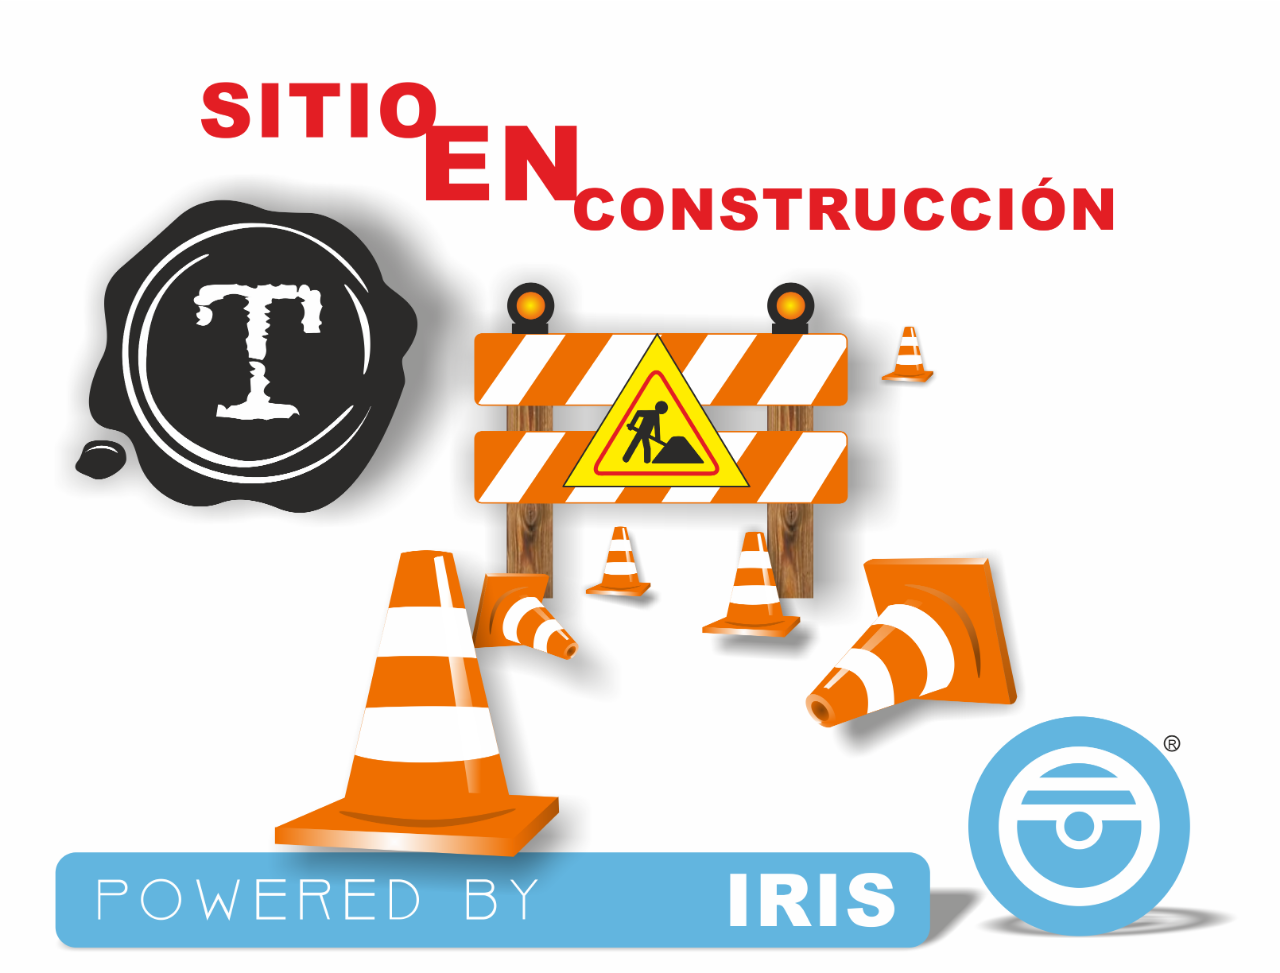
<file: Web/index.html>
<!doctype html>
<html lang="es">
	<head>
	<!-- Required meta tags -->
    <meta charset="utf-8">
    <meta name="viewport" content="width=device-width, initial-scale=1, shrink-to-fit=no">
	
	<!-- IMPORTS -->
	<!--CSS-->
	<link rel="stylesheet" href="https://stackpath.bootstrapcdn.com/bootstrap/4.3.1/css/bootstrap.min.css" integrity="sha384-ggOyR0iXCbMQv3Xipma34MD+dH/1fQ784/j6cY/iJTQUOhcWr7x9JvoRxT2MZw1T" crossorigin="anonymous">
	<!--JS-->
	<script src="https://code.jquery.com/jquery-3.3.1.slim.min.js" integrity="sha384-q8i/X+965DzO0rT7abK41JStQIAqVgRVzpbzo5smXKp4YfRvH+8abtTE1Pi6jizo" crossorigin="anonymous"></script>
	<script src="https://cdnjs.cloudflare.com/ajax/libs/popper.js/1.14.7/umd/popper.min.js" integrity="sha384-UO2eT0CpHqdSJQ6hJty5KVphtPhzWj9WO1clHTMGa3JDZwrnQq4sF86dIHNDz0W1" crossorigin="anonymous"></script>
	<script src="https://stackpath.bootstrapcdn.com/bootstrap/4.3.1/js/bootstrap.min.js" integrity="sha384-JjSmVgyd0p3pXB1rRibZUAYoIIy6OrQ6VrjIEaFf/nJGzIxFDsf4x0xIM+B07jRM" crossorigin="anonymous"></script>

	<!--FIN IMPORTS-->
	<link rel="icon" type="image/png" href="img/logoT.png" />
		<title>TEXTUAL CAFETERIA V0.0.0.0</title>
	</head>
	<body>
	
		<img src="img/building.png" style="width: 100%;  height: auto;">
	</body>
</html>
</file>
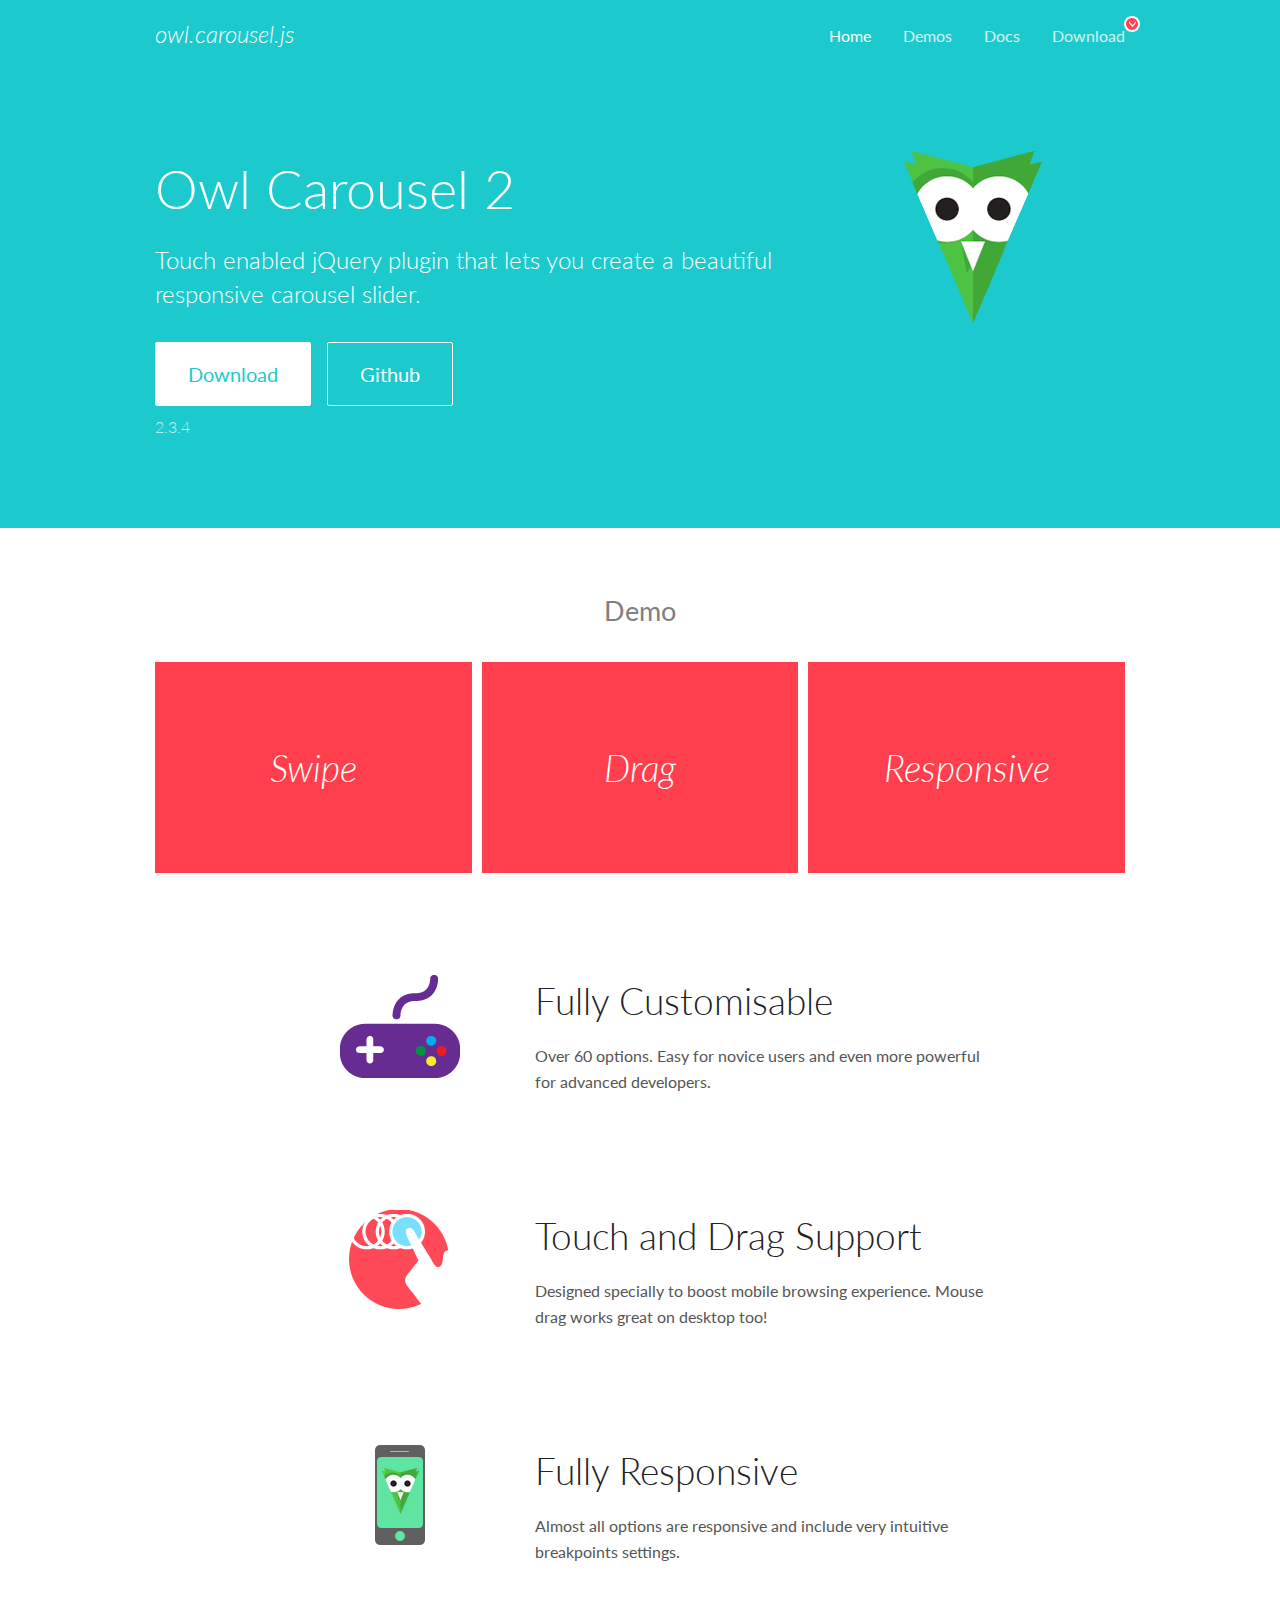
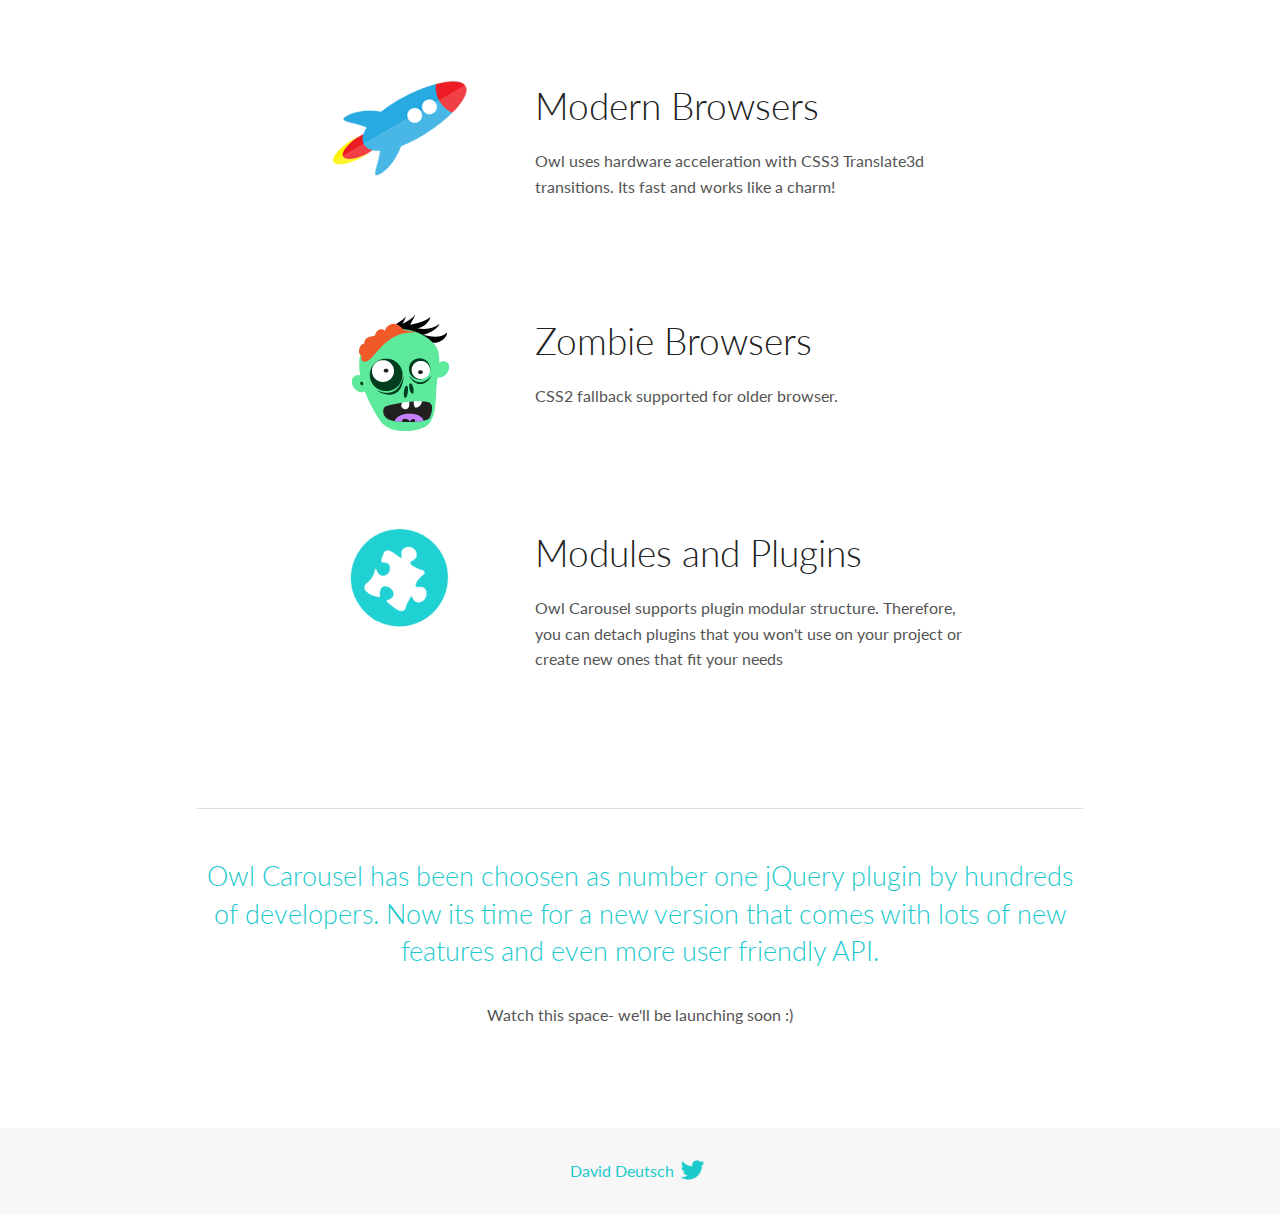
<file: Web/scripts/OwlCarousel2-2.3.4/docs/index.html>
<!DOCTYPE html>
<html lang="en">
  <head>

    <!-- head -->
    <meta charset="utf-8">
    <meta name="msapplication-tap-highlight" content="no" />
    <meta name="viewport" content="width=device-width, initial-scale=1.0" />
    <meta name="description" content="Touch enabled jQuery plugin that lets you create beautiful responsive carousel slider.">
    <meta name="author" content="David Deutsch">
    <title>
      Home | Owl Carousel | 2.3.4
    </title>

    <!-- Stylesheets -->
    <link href='https://fonts.googleapis.com/css?family=Lato:300,400,700,400italic,300italic' rel='stylesheet' type='text/css'>
    <link rel="stylesheet" href="assets/css/docs.theme.min.css">

    <!-- Owl Stylesheets -->
    <link rel="stylesheet" href="assets/owlcarousel/assets/owl.carousel.min.css">
    <link rel="stylesheet" href="assets/owlcarousel/assets/owl.theme.default.min.css">

    <!-- HTML5 shim and Respond.js IE8 support of HTML5 elements and media queries -->

    <!--[if lt IE 9]>
      <script src="https://oss.maxcdn.com/libs/html5shiv/3.7.0/html5shiv.js"></script>
      <script src="https://oss.maxcdn.com/libs/respond.js/1.3.0/respond.min.js"></script>
    <![endif]-->

    <!-- Favicons -->
    <link rel="apple-touch-icon-precomposed" sizes="144x144" href="assets/ico/apple-touch-icon-144-precomposed.png">
    <link rel="shortcut icon" href="assets/ico/favicon.png">
    <link rel="shortcut icon" href="favicon.ico">

    <!-- Yeah i know js should not be in header. Its required for demos.-->

    <!-- javascript -->
    <script src="assets/vendors/jquery.min.js"></script>
    <script src="assets/owlcarousel/owl.carousel.js"></script>
  </head>
  <body>

    <!-- header -->
    <header class="header">
      <div class="row">
        <div class="large-12 columns">
          <div class="brand left">
            <h3>
              <a href="/OwlCarousel2/">owl.carousel.js</a> 
            </h3>
          </div>
          <a id="toggle-nav" class="right">
            <span></span> <span></span> <span></span> 
          </a> 
          <div class="nav-bar">
            <ul class="clearfix">
              <li class="active">
                <a href="/OwlCarousel2/index.html">Home</a> 
              </li>
              <li> <a href="/OwlCarousel2/demos/demos.html">Demos</a>  </li>
              <li> <a href="/OwlCarousel2/docs/started-welcome.html">Docs</a>  </li>
              <li>
                <a href="https://github.com/OwlCarousel2/OwlCarousel2/archive/2.3.4.zip">Download</a> 
                <span class="download"></span> 
              </li>
            </ul>
          </div>
        </div>
      </div>
    </header>

    <!-- home panel -->
    <section id="hero">
      <div class="row">
        <div class="large-8 medium-8 columns">
          <h1>Owl Carousel 2</h1>
          <h4>Touch enabled jQuery plugin that lets you create a beautiful responsive carousel slider.</h4>
          <a href="https://github.com/OwlCarousel2/OwlCarousel2/archive/2.3.4.zip" class="hero-button">Download</a> 
          <a href="https://github.com/OwlCarousel2/OwlCarousel2" class="hero-button outline">Github</a> 
          <p>2.3.4</p>
        </div>
        <div class="large-4 medium-4 columns">
          <img class="owl-logo" src="assets/img/owl-logo.png" alt="mr. Owl">
        </div>
      </div>
    </section>

    <!-- body -->
    <div class="home-demo">
      <div class="row">
        <div class="large-12 columns">
          <h3>Demo</h3>
          <div class="owl-carousel">
            <div class="item">
              <h2>Swipe</h2>
            </div>
            <div class="item">
              <h2>Drag</h2>
            </div>
            <div class="item">
              <h2>Responsive</h2>
            </div>
            <div class="item">
              <h2>CSS3</h2>
            </div>
            <div class="item">
              <h2>Fast</h2>
            </div>
            <div class="item">
              <h2>Easy</h2>
            </div>
            <div class="item">
              <h2>Free</h2>
            </div>
            <div class="item">
              <h2>Upgradable</h2>
            </div>
            <div class="item">
              <h2>Tons of options</h2>
            </div>
            <div class="item">
              <h2>Infinity</h2>
            </div>
            <div class="item">
              <h2>Auto Width</h2>
            </div>
          </div>
        </div>
      </div>
    </div>
    <script>
      var owl = $('.owl-carousel');
      owl.owlCarousel({
        margin: 10,
        loop: true,
        responsive: {
          0: {
            items: 1
          },
          600: {
            items: 2
          },
          1000: {
            items: 3
          }
        }
      })
    </script>

    <!-- features -->
    <div id="features">
      <div class="row">
        <div class="small-12 medium-9 small-centered columns">
          <section class="row feature">
            <div class="medium-4 small-12 columns">
              <img src="assets/img/feature-options.png" alt="">
            </div>
            <div class="medium-8 small-12 columns">
              <h2>Fully Customisable</h2>
              <p>Over 60 options. Easy for novice users and even more powerful for advanced developers.</p>
            </div>
          </section>
          <section class="row feature">
            <div class="medium-4 small-12 columns">
              <img src="assets/img/feature-drag.png" alt="">
            </div>
            <div class="medium-8 small-12 columns">
              <h2>Touch and Drag Support</h2>
              <p>Designed specially to boost mobile browsing experience. Mouse drag works great on desktop too!</p>
            </div>
          </section>
          <section class="row feature">
            <div class="medium-4 small-12 columns">
              <img src="assets/img/feature-responsive.png" alt="">
            </div>
            <div class="medium-8 small-12 columns">
              <h2>Fully Responsive</h2>
              <p>Almost all options are responsive and include very intuitive breakpoints settings.</p>
            </div>
          </section>
          <section class="row feature">
            <div class="medium-4 small-12 columns">
              <img src="assets/img/feature-modern.png" alt="">
            </div>
            <div class="medium-8 small-12 columns">
              <h2>Modern Browsers</h2>
              <p>Owl uses hardware acceleration with CSS3 Translate3d transitions. Its fast and works like a charm! </p>
            </div>
          </section>
          <section class="row feature">
            <div class="medium-4 small-12 columns">
              <img src="assets/img/feature-zombie.png" alt="">
            </div>
            <div class="medium-8 small-12 columns">
              <h2>Zombie Browsers</h2>
              <p>CSS2 fallback supported for older browser.</p>
            </div>
          </section>
          <section class="row feature">
            <div class="medium-4 small-12 columns">
              <img src="assets/img/feature-module.png" alt="">
            </div>
            <div class="medium-8 small-12 columns">
              <h2>Modules and Plugins</h2>
              <p>Owl Carousel supports plugin modular structure. Therefore, you can detach plugins that you won&#x27;t use on your project or create new ones that fit your needs</p>
            </div>
          </section>
        </div>
      </div>
    </div>

    <!-- footer -->
    <section id="teaser-text">
      <div class="row">
        <div class="small-12 medium-11 small-centered columns">
          <hr>
          <h3 id="owl-carousel-has-been-choosen-as-number-one-jquery-plugin-by-hundreds-of-developers-now-its-time-for-a-new-version-that-comes-with-lots-of-new-features-and-even-more-user-friendly-api-">Owl Carousel has been choosen as number one jQuery plugin by hundreds of developers. Now its time for a new version that comes with lots of new features and even more user friendly API.</h3>
          <p>Watch this space- we&#39;ll be launching soon :)</p>
        </div>
      </div>
    </section>

    <!-- footer -->
    <footer class="footer">
      <div class="row">
        <div class="large-12 columns">
          <h5>
            <a href="/OwlCarousel2/docs/support-contact.html">David Deutsch</a> 
            <a id="custom-tweet-button" href="https://twitter.com/share?url=https://github.com/OwlCarousel2/OwlCarousel2&text=Owl Carousel - This is so awesome! " target="_blank"></a> 
          </h5>
        </div>
      </div>
    </footer>

    <!-- vendors -->
    <script src="assets/vendors/highlight.js"></script>
    <script src="assets/js/app.js"></script>
  </body>
</html>
</file>
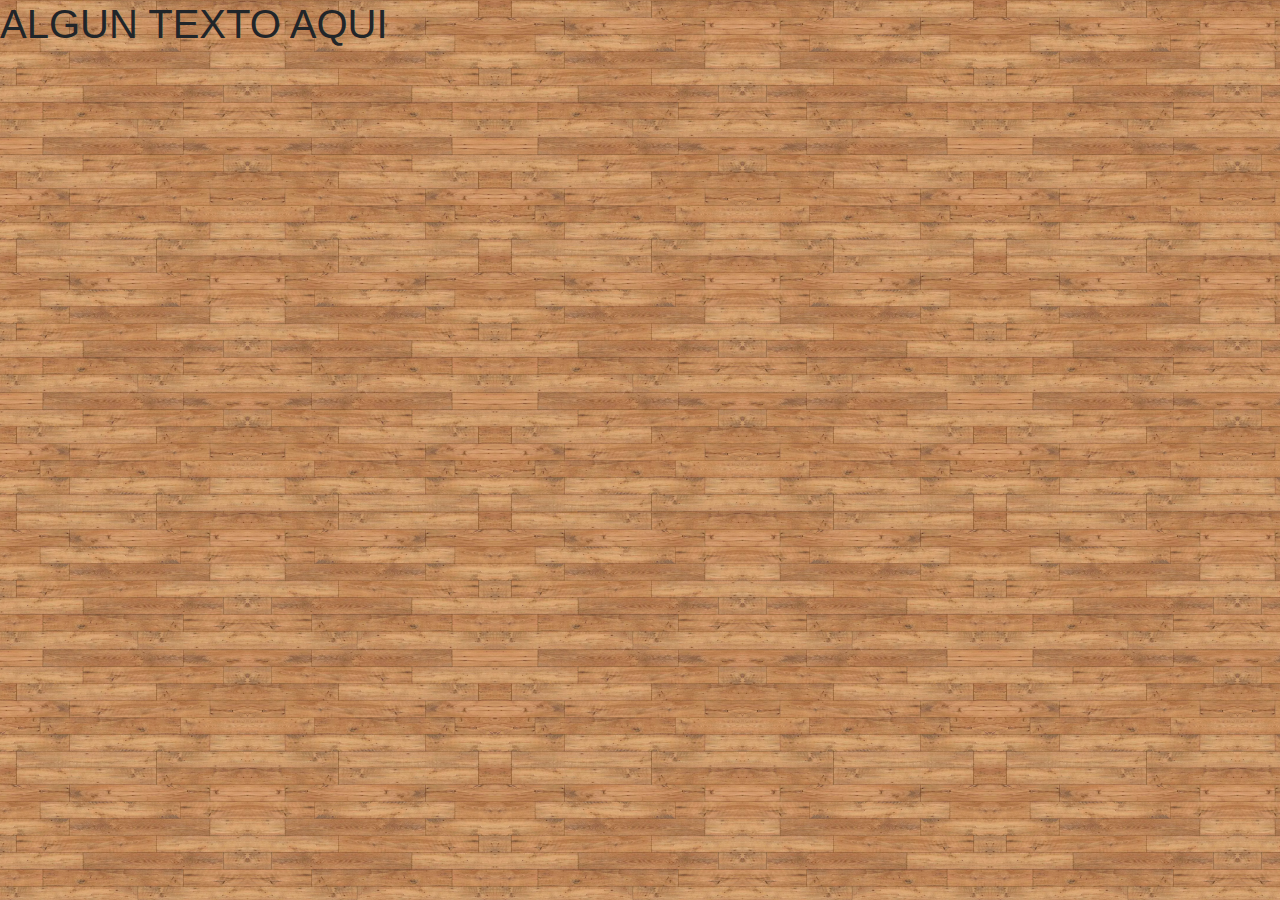
<file: Web/tiled.html>
<!doctype html>
<html lang="es">
	<head>
	<!-- Required meta tags -->
    <meta charset="utf-8">
    <meta name="viewport" content="width=device-width, initial-scale=1, shrink-to-fit=no">
	
	<!-- IMPORTS -->
	<!--CSS-->
	<link rel="stylesheet" href="https://stackpath.bootstrapcdn.com/bootstrap/4.3.1/css/bootstrap.min.css" integrity="sha384-ggOyR0iXCbMQv3Xipma34MD+dH/1fQ784/j6cY/iJTQUOhcWr7x9JvoRxT2MZw1T" crossorigin="anonymous">
	<!--JS-->
	<script src="https://code.jquery.com/jquery-3.3.1.slim.min.js" integrity="sha384-q8i/X+965DzO0rT7abK41JStQIAqVgRVzpbzo5smXKp4YfRvH+8abtTE1Pi6jizo" crossorigin="anonymous"></script>
	<script src="https://cdnjs.cloudflare.com/ajax/libs/popper.js/1.14.7/umd/popper.min.js" integrity="sha384-UO2eT0CpHqdSJQ6hJty5KVphtPhzWj9WO1clHTMGa3JDZwrnQq4sF86dIHNDz0W1" crossorigin="anonymous"></script>
	<script src="https://stackpath.bootstrapcdn.com/bootstrap/4.3.1/js/bootstrap.min.js" integrity="sha384-JjSmVgyd0p3pXB1rRibZUAYoIIy6OrQ6VrjIEaFf/nJGzIxFDsf4x0xIM+B07jRM" crossorigin="anonymous"></script>

	<!--FIN IMPORTS-->
	<link rel="icon" type="image/png" href="img/logoT.png" />
		<title>TEXTUAL CAFETERIA V0.0.0.0</title>
	</head>
	<style>
		body {
			  background-image: url("img/MOSAICODOS.png");
			  background-repeat: repeat;
			}
	</style>
	<body>
		<h1 style="align:center">ALGUN TEXTO AQUI</h1>
	</body>
</html>
</file>
